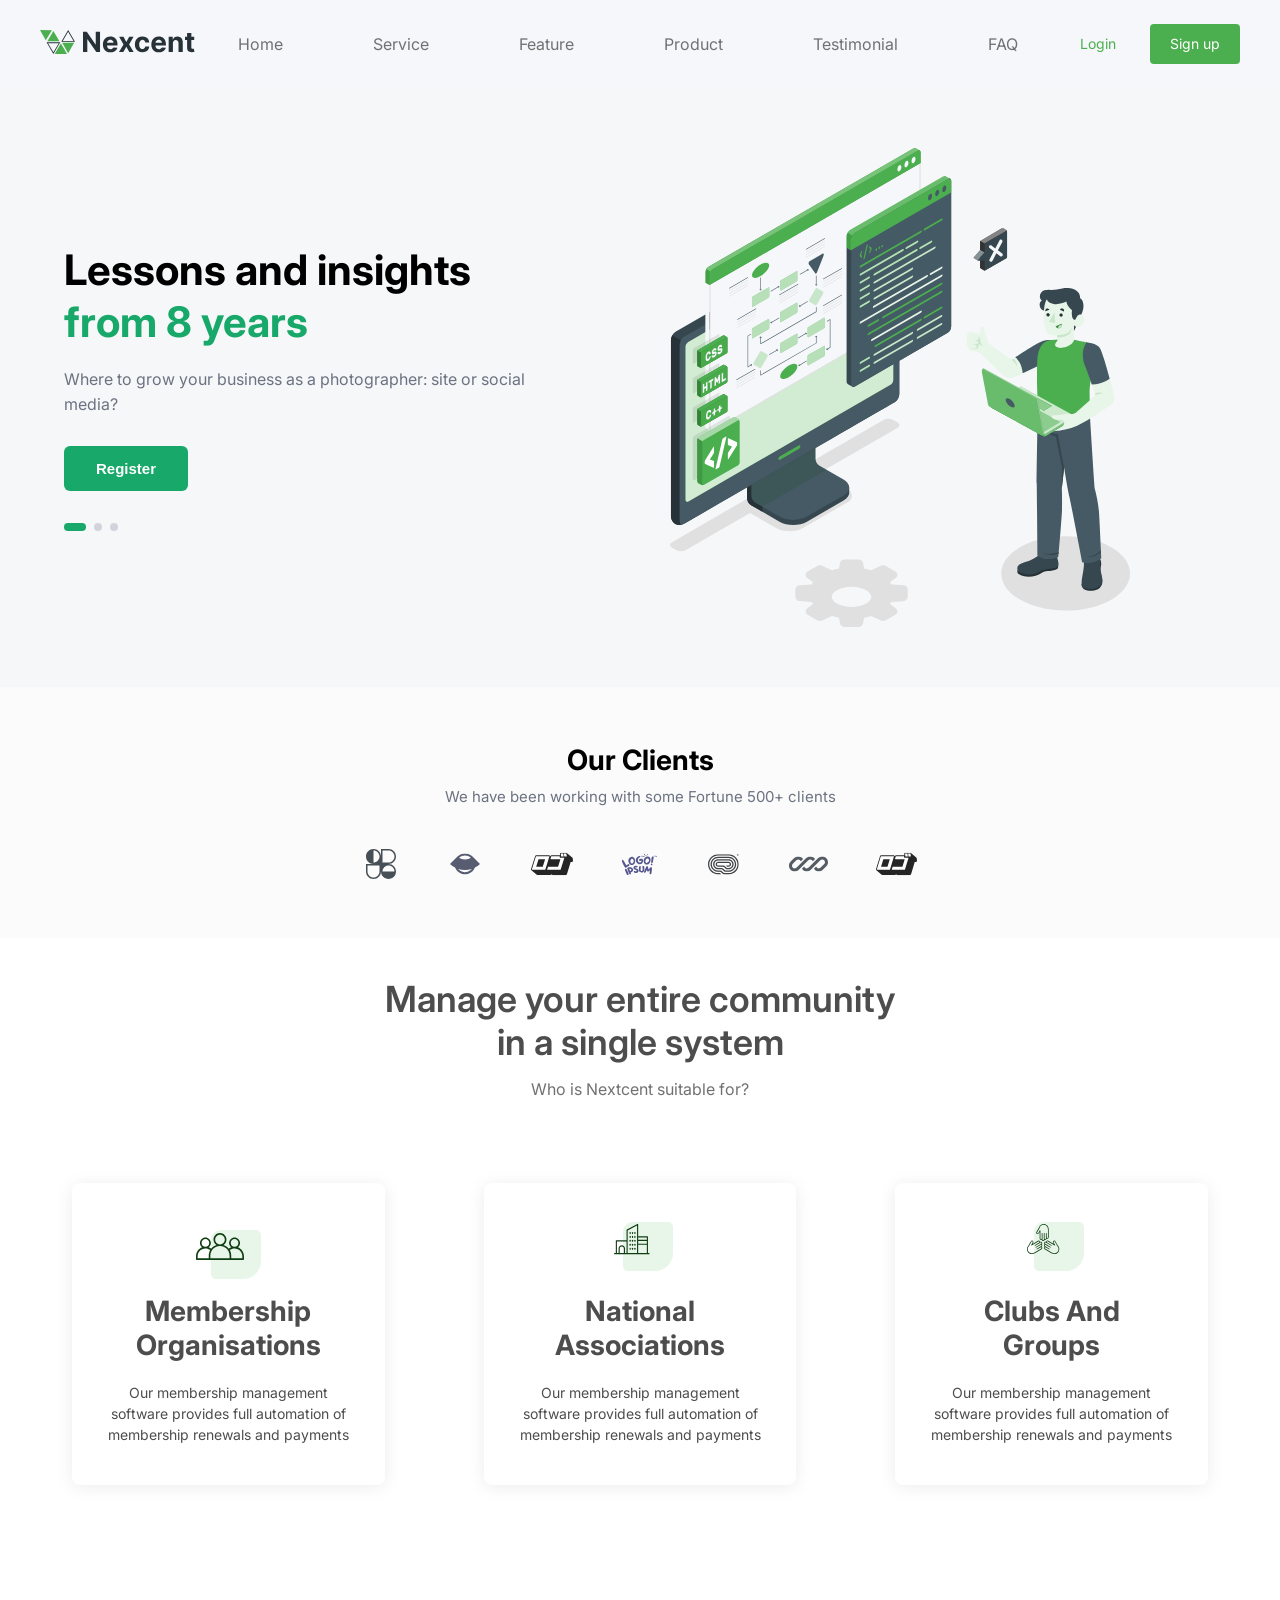
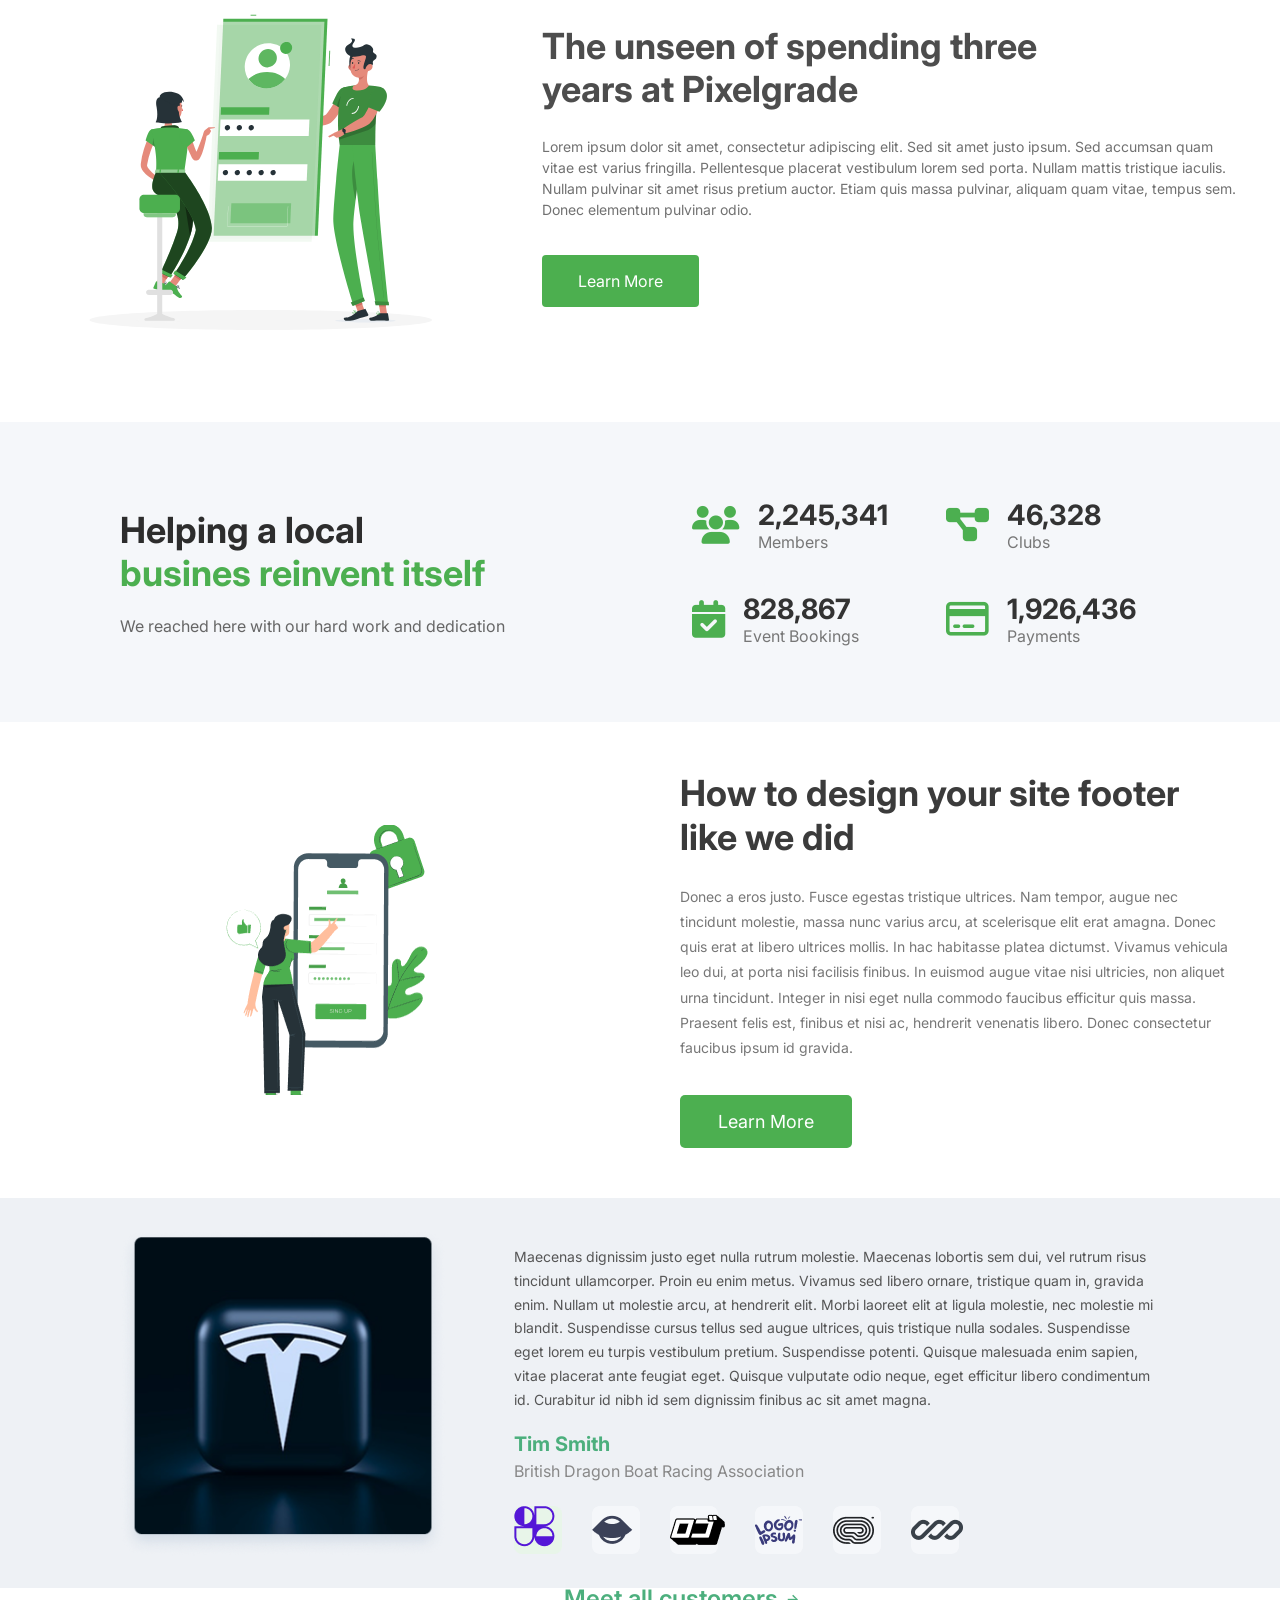
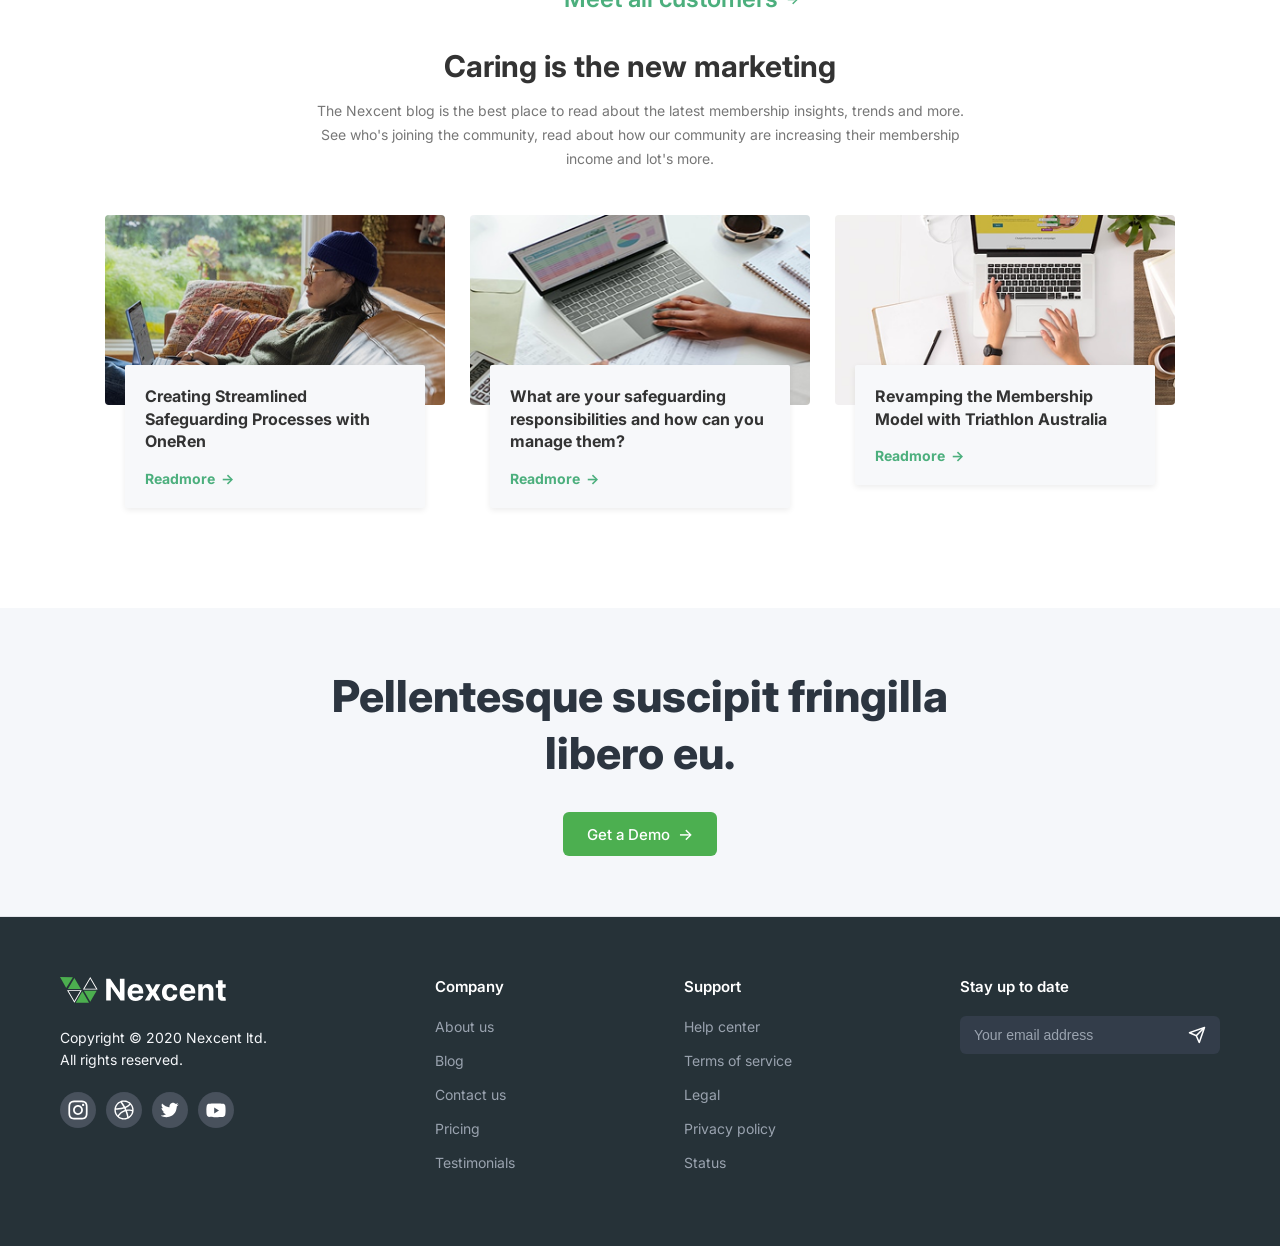
<file: index.html>
<!DOCTYPE html>
<html lang="es">
    <meta charset="UTF-8">
    <meta name="viewport" content="width=device-width, initial-scale=1.0">
    <title>Nexcent | Donde crece tu negocio</title>
    <link rel="stylesheet" href="styles.css">
    <link rel="stylesheet" href="https://cdnjs.cloudflare.com/ajax/libs/font-awesome/6.5.2/css/all.min.css">
</head>
<body>
    <div class="header-container">
        <div class="header">
            <div class="logo-header">
            <img src="images/logo.svg" alt="logo">
            </div>
            <nav class="menu">
            <ul>
                <li><a href="#">Home</a></li>
                <li><a href="#">Service</a></li>
                <li><a href="#">Feature</a></li>
                <li><a href="#">Product</a></li>
                <li><a href="#">Testimonial</a></li>
                <li><a href="#">FAQ</a></li>
            </ul>
            </nav>
            <div class="signin">
                <a href="#" class="btn-sign login">Login</a>
                <a href="#" class="btn-sign signup">Sign up</a>
            </div>
        </div> 
    </div>
    <section class="hero">
        <div class="hero-container">
            <div class="hero-text">
                <h1>
                    Lessons and insights
                    <span class="highlight">from 8 years</span> 
                </h1>
                <p class="hero-subtitle">
                    Where to grow your business as a photographer: site or social media?
                </p>
                <button class="btn-register">Register</button>
                <div class="hero-dots">
                    <span class="dot active"></span>
                    <span class="dot"></span>
                    <span class="dot"></span>
                </div>
            </div>
            <div class="hero-image">
                <img src="images/HEROPC.svg" alt="Ilustración de una computadora con código y una persona junto a ella">
            </div>
        </div>
    </section>
    <section class="clients">
        <div class="clients-container">
            <h2>Our Clients</h2>
            <p class="clients-subtitle">We have been working with some Fortune 500+ clients</p>
            <div class="clients-logos">
                <img src="images/Logo1.svg" alt="Logo de cliente 1" class="client-logo"> <!-- Logo 1 -->
                <img src="images/Logo2.svg" alt="Logo de cliente 2" class="client-logo"> <!-- Logo 2 -->
                <img src="images/Logo3.svg" alt="Logo de cliente 3" class="client-logo"> <!-- Logo 3 -->
                <img src="images/Logo4.svg" alt="Logo de cliente 4" class="client-logo"> <!-- Logo 4 -->
                <img src="images/Logo5.svg" alt="Logo de cliente 5" class="client-logo"> <!-- Logo 5 -->
                <img src="images/Logo6.svg" alt="Logo de cliente 6" class="client-logo"> <!-- Logo 6 -->
                <img src="images/Logo7.svg" alt="Logo de cliente 7" class="client-logo"> <!-- Logo 7 -->
            </div>
        </div>
    </section>
    <div class="community">
        <div class="community-title">
            <h1>Manage your entire community <br> in a single system</h1>
            <p>Who is Nextcent suitable for?</p>
        </div>
        <div class="community-cards">
            <div class="card-block">
                <div class="community-icon">
                    <img src="images/client1.svg" alt="client1">
                </div>
                <h2>Membership <br> Organisations</h2>
                <p>
                    Our membership management software provides full automation
                    of membership renewals and payments
                </p>
            </div>
            <div class="card-block">
                <div class="community-icon">
                    <img class="community-icon" src="images/client2.svg" alt="client2">
                </div>
                <h2>National <br> Associations</h2>
                <p>
                    Our membership management software provides full automation
                    of membership renewals and payments
                </p>
            </div>
            <div class="card-block">
                <div class="community-icon">
                    <img class="community-icon" src="images/client3.svg" alt="client3">
                </div>
                <h2>Clubs And <br> Groups</h2>
                <p>
                    Our membership management software provides full automation
                    of membership renewals and payments
                </p>
            </div>
        </div>
    </div>
     <div class="banner-container">
        <div class="banner-image">
            <img src="images/framebanner.svg" alt="framebanner">
        </div>
        <div class="banner-content">
            <h1>
                The unseen of spending three <br>
                years at Pixelgrade
            </h1>
            <p>
                Lorem ipsum dolor sit amet, consectetur adipiscing elit.
                Sed sit amet justo ipsum. Sed accumsan quam vitae est varius
                fringilla. Pellentesque placerat vestibulum lorem sed porta.
                Nullam mattis tristique iaculis. Nullam pulvinar sit amet
                risus pretium auctor. Etiam quis massa pulvinar, aliquam quam
                vitae, tempus sem. Donec elementum pulvinar odio.
            </p>
            <a href="#" class="btn btn-banner">Learn More</a>
        </div>
    </div>
    <section class ="contador-container">
        <div class="stats">
            <div class="left">
                <h1>Helping a local<br><span>busines reinvent itself</span>
                </h1>
                <p> We reached here with our hard work and dedication</p>
            </div>
            <div class="right">
                <div class="card">
                    <i class="fa-solid fa-users"></i>
                    <div>
                        <h2>2,245,341</h2>
                        <span>Members</span>
                    </div>
                </div>
                <div class="card">
                    <i class="fa-solid fa-diagram-project"></i>
                    <div>
                        <h2>46,328</h2>
                        <span>Clubs</span>
                    </div>
                </div>
                <div class="card">
                    <i class="fa-solid fa-calendar-check"></i>
                    <div>
                        <h2>828,867</h2>
                        <span>Event Bookings</span>
                    </div>
                </div>
                <div class="card">
                    <i class="fa-regular fa-credit-card"></i>  
                    <div>
                        <h2>1,926,436</h2>
                        <span>Payments</span>
                    </div>
                </div>
            </div>
        </div>
    </section>
    <section class="pie-container">
        <div class="pie-content">
            <div class="image">
                <img src="imagen.png" alt="Ilustración">
            </div>
            <div class="content">
                <h1>How to design your site footer like we did</h1>
                <p>Donec a eros justo. Fusce egestas tristique ultrices. Nam tempor, augue nec tincidunt
                    molestie, massa nunc varius arcu, at scelerisque elit erat amagna. Donec quis erat at
                    libero ultrices mollis. In hac habitasse platea dictumst. Vivamus vehicula leo dui, at porta
                    nisi facilisis finibus. In euismod augue vitae nisi ultricies, non aliquet urna tincidunt. Integer
                    in nisi eget nulla commodo faucibus efficitur quis massa. Praesent felis est, finibus et nisi
                    ac, hendrerit venenatis libero. Donec consectetur faucibus ipsum id gravida.
                </p>
                <a href="#" class="btn btn-pie">Learn More</a>
            </div>
        </div>
    </section>
    <section class="client-section">
        <div class="client-card">
            <div class="client-image">
                <img src="imagen/image 9.png" alt="Tesla">
            </div>
            <div class="client-content">
                <p class="description">
                Maecenas dignissim justo eget nulla rutrum molestie. Maecenas lobortis sem dui,
                vel rutrum risus tincidunt ullamcorper. Proin eu enim metus. Vivamus sed libero
                ornare, tristique quam in, gravida enim. Nullam ut molestie arcu, at hendrerit elit.
                Morbi laoreet elit at ligula molestie, nec molestie mi blandit. Suspendisse cursus
                tellus sed augue ultrices, quis tristique nulla sodales. Suspendisse eget lorem eu
                turpis vestibulum pretium. Suspendisse potenti. Quisque malesuada enim sapien,
                vitae placerat ante feugiat eget. Quisque vulputate odio neque, eget efficitur
                libero condimentum id. Curabitur id nibh id sem dignissim finibus ac sit amet magna.
                </p>
                <p class="name">Tim Smith</p>
                <p class="role">British Dragon Boat Racing Association</p>
            <div class="logos-strip-container">
                <a href="#" class="logo-strip">
                <div class="logo-strip"> <img src="imagen/Logo.png" alt=""> </div>
                <div class="logo-strip"> <img src="imagen/Logo (1).png" alt=""> </div>
                <div class="logo-strip"> <img src="imagen/Logo (2).png" alt=""> </div>
                <div class="logo-strip"> <img src="imagen/Logo (3).png" alt=""> </div>
                <div class="logo-strip"> <img src="imagen/Logo (4).png" alt=""> </div>
                <div class="logo-strip"> <img src="imagen/Logo (5).png" alt=""> </div>        
                <div class="meet-customers">Meet all customers <span class="arrow">→</span></div>
                </a>
            </div>
            </div>
        </div>
    </section>
    <section class="blog-section">
        <h2 class="blog-title">Caring is the new marketing</h2>
        <p class="blog-subtitle">
        The Nexcent blog is the best place to read about the latest membership insights,
        trends and more. See who's joining the community, read about how our community
        are increasing their membership income and lot's more.
        </p>
        <div class="blog-cards">
        <article class="blog-card">
            <img src="imagen/image 18.png" alt="Creating Streamlined Safeguarding Processes with OneRen">
            <div class="blog-card-text">
            <h3>Creating Streamlined Safeguarding Processes with OneRen</h3>
            <a href="#" class="readmore">Readmore <span class="arrow">&#8594;</span></a>
            </div>
        </article>
        <article class="blog-card">
            <img src="imagen/image 19.png" alt="What are your safeguarding responsibilities and how can you manage them?">
            <div class="blog-card-text">
            <h3>What are your safeguarding responsibilities and how can you manage them?</h3>
            <a href="#" class="readmore">Readmore <span class="arrow">&#8594;</span></a>
            </div>
        </article>
        <article class="blog-card">
            <img src="imagen/image 20.png" alt="Revamping the Membership Model with Triathlon Australia">
            <div class="blog-card-text">
            <h3>Revamping the Membership Model with Triathlon Australia</h3>
            <a href="#" class="readmore">Readmore <span class="arrow">&#8594;</span></a>
            </div>
        </article>
        </div>
    </section>
    <div class="hero-cta">
        <h1>Pellentesque suscipit fringilla libero eu.</h1>
        <a href="https://www.google.com" target="_blank" class="btn-demo">
        Get a Demo <span class="arrow">→</span>
        </a>
    </div>
    <footer class="footer">
        <div class="footer-content">
            <div class="logo">
                <img src="images/logo nexcent.svg" alt="Logo">
            <h6>Copyright © 2020 Nexcent ltd. <br> All rights reserved.</h6>
            <label class="social-media">
                <a href="https://www.instagram.com" target="_blank"><img src="images/instagram.svg" alt="instagram"></a>
                <a href="https://www.dribbble.com" target="_blank"><img src="images/dribbble icon.svg" alt="dribbble"></a>
                <a href="https://www.twitter.com" target="_blank"><img src="images/twitter.svg" alt="twitter"></a>
                <a href="https://www.youtube.com/@eightdev" target="_blank"><img src="images/youtube.svg" alt="youtube"></a>
            </label>
            </div>
            <div class="footer-links">
                <h4>Company</h4>
                <ul>
                    <li><a href="#">About us</a></li>
                    <li><a href="#">Blog</a></li>
                    <li><a href="#">Contact us</a></li>
                    <li><a href="#">Pricing</a></li>
                    <li><a href="#">Testimonials</a></li>
                </ul>
            </div>
            <div class="footer-links">
                <h4>Support</h4>
                <ul>
                    <li><a href="#">Help center</a></li>
                    <li><a href="#">Terms of service</a></li>
                    <li><a href="#">Legal</a></li>
                    <li><a href="#">Privacy policy</a></li>
                    <li><a href="#">Status</a></li>
                </ul>
            </div>
            <div class="footer-email">
                <h4>Stay up to date</h4>
                <form action="#">
                    <input type="email" placeholder="Your email address">
                    <button type="submit"><img src="images/send.svg" alt="Subscribe"></button>
                </form>
            </div>
        </div>
    </footer>       
</body>
</html>
</file>
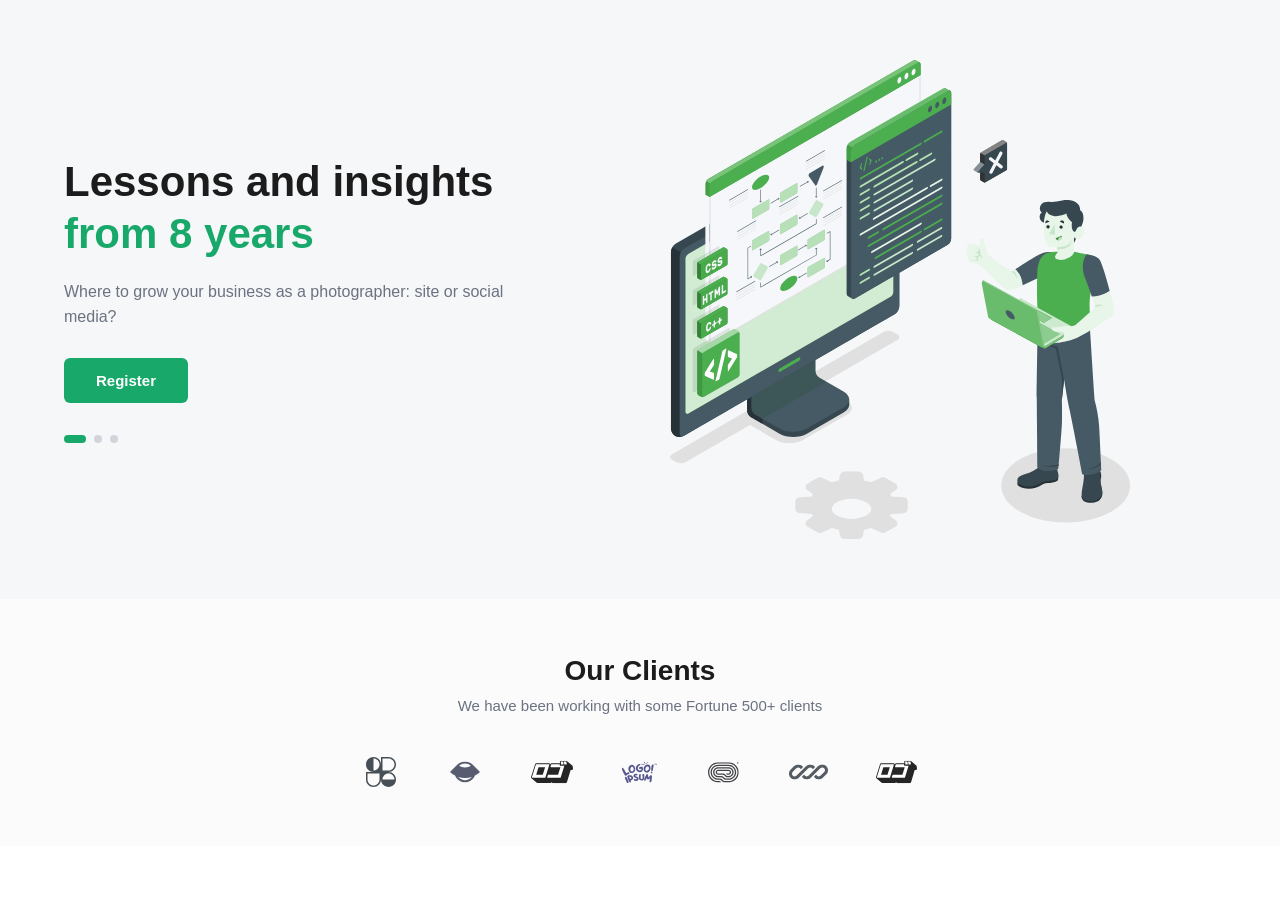
<file: indexserch.html>
<!DOCTYPE html> <!-- Declara que este documento usa HTML5 -->
<html lang="es"> <!-- Etiqueta raíz; lang="es" indica que el contenido está en español -->

<head> <!-- Zona de metadatos: no se muestra en pantalla, configura el documento -->

    <meta charset="UTF-8"> <!-- Define la codificación de caracteres como UTF-8 para que acentos y símbolos se vean bien -->

    <meta name="viewport" content="width=device-width, initial-scale=1.0"> <!-- Hace la página responsive y fija el zoom inicial -->

    <title>Nexcent | Lecciones e insights</title> <!-- Texto que aparece en la pestaña del navegador -->

    <link rel="stylesheet" href="styleserch.css"> <!-- Conecta este HTML con el archivo de estilos styleserch.css -->
</head>

<body> <!-- Contenido visible de la página -->

    <section class="hero"> <!-- Sección principal (hero): franja superior con el mensaje destacado -->

        <div class="hero-container"> <!-- Contenedor que centra y limita el ancho del contenido del hero -->

            <div class="hero-text"> <!-- Columna izquierda: título, párrafo y botón -->

                <h1>
                    Lessons and insights <!-- Primera línea del título, en color oscuro (por defecto) -->
                    <span class="highlight">from 8 years</span> <!-- Segunda línea, resaltada en verde con la clase .highlight -->
                </h1>

                <p class="hero-subtitle">
                    Where to grow your business as a photographer: site or social media? <!-- Texto de apoyo debajo del título -->
                </p>

                <button class="btn-register">Register</button> <!-- Botón de llamada a la acción (call to action) en verde -->

                <div class="hero-dots"> <!-- Indicadores tipo carrusel (puntos) debajo del texto -->
                    <span class="dot active"></span> <!-- Punto activo (más oscuro/relleno) -->
                    <span class="dot"></span> <!-- Punto inactivo -->
                    <span class="dot"></span> <!-- Otro punto inactivo -->
                </div>
            </div>

            <div class="hero-image"> <!-- Columna derecha: ilustración -->
                <img src="img/HEROPC.svg" alt="Ilustración de una computadora con código y una persona junto a ella"> <!-- SVG en la carpeta img; alt describe la imagen para accesibilidad -->
            </div>
        </div>
    </section>

    <section class="clients"> <!-- Segunda sección: muestra los clientes de la empresa -->

        <div class="clients-container"> <!-- Contenedor centrado para el contenido de clientes -->

            <h2>Our Clients</h2> <!-- Título de la sección -->

            <p class="clients-subtitle">We have been working with some Fortune 500+ clients</p> <!-- Subtítulo descriptivo -->

            <div class="clients-logos"> <!-- Fila donde se alinean todos los logos -->

                <img src="img/Logo1.svg" alt="Logo de cliente 1" class="client-logo"> <!-- Logo 1 -->
                <img src="img/Logo2.svg" alt="Logo de cliente 2" class="client-logo"> <!-- Logo 2 -->
                <img src="img/Logo3.svg" alt="Logo de cliente 3" class="client-logo"> <!-- Logo 3 -->
                <img src="img/Logo4.svg" alt="Logo de cliente 4" class="client-logo"> <!-- Logo 4 -->
                <img src="img/Logo5.svg" alt="Logo de cliente 5" class="client-logo"> <!-- Logo 5 -->
                <img src="img/Logo6.svg" alt="Logo de cliente 6" class="client-logo"> <!-- Logo 6 -->
                <img src="img/Logo7.svg" alt="Logo de cliente 7" class="client-logo"> <!-- Logo 7 -->
            </div>
        </div>
    </section>

</body>
</html>
</file>
<file: styles.css>
@import url('https://fonts.googleapis.com/css2?family=Inter:ital,opsz,wght@0,14..32,100..900;1,14..32,100..900&display=swap');
* {
  margin: 0; 
  padding: 0;
  box-sizing: border-box;
}

body {
  font-family: "Inter", sans-serif;
}

/*Header */
.header-container {
  background-color: #F5F7FA;
  position: sticky;
  top: 0;
  z-index: 1
}

.header {
  display: flex;
  justify-content: space-between;
  margin: 0 auto;
  max-width: 1200px;
  padding-top: 22px;
  padding-bottom: 22px;
  align-items: center;
  
}

.menu ul {
  display: flex;
  list-style: none;
  justify-content: center;
  gap: 50px;
}

.menu ul a {
  text-decoration: none;
  color: #717171;
  font-size: 16px;
  line-height: 1.5;
  display: block;
  padding: 10px 20px;
  transition: all 0.5s ease;
}

.menu ul a:hover {
  border-radius: 6px;
  color: #fff;
  background: #4CAF4F;
}

.btn-sign {
  padding: 10px 20px;
  font-size: 14px;
  line-height: 1.43;
  text-decoration: none;
  border-radius: 4px;
  display: block;
  transition: all 0.5s ease;
}

.btn-sign:hover {
  transform: scale(1.1);
}

.signin {
  display: flex;
  gap: 14px;
}

.login {
  color: #4CAF4F;
}

.login:hover {
  text-decoration: underline;
}

.signup {
  background: #4CAF4F;
  color: #fff;
}

/*Footer */
footer {
  background-color:#263238;
  padding: 60px;
}

.footer-content {
  display: flex;
  flex-direction: row;
  justify-content: space-between;
  gap: 40px;
  max-width: 1200px;
  margin: 0 auto;
}

/* logo, copyright, y redes sociales */
.logo {
 max-width: 260px;
}

.logo img {
  height: 26px;
  margin-bottom: 20px;
}

.logo h6 {
  color: #F5F7FA;
  font-size: 14px;
  font-weight: 400;
  line-height: 1.6;
  margin-bottom: 20px;
}

.social-media {
  display: flex;
  gap: 10px;
}

.social-media a{
  width: 36px;
  height: 36px;
  border-radius: 50%;
  background-color: #333d4a;
  display: flex;
  align-items: flex-start;
  justify-content: flex-start;
  text-decoration: none;
  transition: background-color 0.3s;
}

.social-media a img {
    display: block;
    width: 100%;
    height: 100%;
    object-fit: contain;
}

.social-media a:hover {
  background-color: #454f5e;
}

/* Columnas Company y Support */
.footer-links h4 {
    font-size: 15px;
    font-weight: 600;
    color: #ffffff;
    margin-bottom: 20px;
}

.footer-links ul {
    list-style: none;
}

.footer-links ul li {
    margin-bottom: 14px;
}

.footer-links ul li a {
    color: #9aa3af;
    text-decoration: none;
    font-size: 14px;
    transition: color 0.2s ease;
}

.footer-links ul li a:hover {
    color: #ffffff;
}

/* Newsletter */
.footer-email h4 {
    font-size: 15px;
    font-weight: 600;
    color: #ffffff;
    margin-bottom: 20px;
}

.footer-email form {
    display: flex;
    align-items: center;
    background-color: #333d4a;
    border-radius: 6px;
    padding: 10px 14px;
    width: 260px;
}

.footer-email input {
    background: transparent;
    border: none;
    outline: none;
    color: #ffffff;
    font-size: 14px;
    flex: 1;
}

.footer-email input::placeholder {
    color: #9aa3af;
}

.footer-email button {
    background: transparent;
    border: none;
    cursor: pointer;
    display: flex;
    align-items: center;
    justify-content: center;
    
}
.footer-email button:hover {
    opacity: 0.8;

}

.footer-email img {
    width: 18px;
    height: 18px;
}

/* Responsivo */
@media (max-width: 700px) {
    .footer-content {
        flex-direction: column;
    }
    .footer-email form {
        width: 100%;
    }
}

/*Tarjeta de cliente */
.client-section {
  background: #eef1f5;
  display: flex;
  justify-content: center;
}

.client-card {
  display: flex;
  max-width: 1440px;
  height: 390px;    
  gap: 68px;
  padding: 32px 120px 32px 120px;
}

.client-image img {
  width: 326px;
  height: 326px;
  object-fit: cover;
  border-radius: 6px;
  display: block;
}

.client-content {
  flex: 1;
  display: flex;
  flex-direction: column;
  justify-content: flex-start;
  padding-top: 15px;
}

.client-content .description {
  font-size: 14px;
  line-height: 1.7;
  margin: 0 0 20px 0;
  color: #555;
}

.client-content .name {
  font-size: 20px;
  font-weight: bold;
  color: #4caf7d;
  margin: 0 0 5px 0;
}

.client-content .role {
  font-size: 16px;
  color: #888;
  margin: 0 0 25px 0;
}

.logo-strip {
  display: flex;
  align-items: center;
  gap: 30px;
  flex-wrap: wrap;
  text-decoration: none;
}

.meet-customers{
  display: flex;
  align-items: center;
  gap: 8px;
  margin-left: 50px;
  color: #4caf7d;
  font-weight: 600;
  font-size: 24px;
  white-space: nowrap;
  transition: transform 0.5s ease, color 0.5s ease;
}

@media (max-width: 700px) {

  .client-card {
    flex-direction: column;
  }
  .client-image img {
    width: 100%;
    height: auto;
  }
  .blog-cards {
    flex-direction: column;
    align-items: center;
  }
}

/* SECCIÓN 2: Blog                */
.blog-section {
  background: #ffffff;
  padding: 60px 40px 100px;
  text-align: center;
}

.blog-title {
  font-size: 30px;
  font-weight: bold;
  color: #333;
  margin: 0 0 15px 0;
}

.blog-subtitle {
  max-width: 650px;
  margin: 0 auto 45px auto;
  font-size: 14px;
  line-height: 1.7;
  color: #777;
}

.blog-cards {
  display: flex;
  justify-content: center;
  gap: 25px;
  max-width: 1100px;
  margin: 0 auto;
  flex-wrap: wrap;
}

.blog-card {
  flex: 1 1 320px;
  max-width: 340px;
  text-align: left;
  position: relative;
}

.blog-card img {
  width: 100%;
  height: 190px;
  object-fit: cover;
  border-radius: 4px;
  display: block;
}

.blog-card-text {
  background: #f7f8fa;
  padding: 20px;
  margin: -40px 20px 0 20px;
  position: relative;
  box-shadow: 0 2px 6px rgba(0, 0, 0, 0.08);
  border-radius: 2px;
}

.blog-card-text h3 {
  font-size: 16px;
  color: #333;
  margin: 0 0 15px 0;
  line-height: 1.4;
}

.readmore {
  display: inline-flex;
  align-items: center;
  gap: 6px;
  text-decoration: none;
  color: #4caf7d;
  font-weight: bold;
  font-size: 14px;
}

.arrow {
  font-size: 14px;
}

@media (max-width: 700px) {
    .footer-content {
        flex-direction: column;
    }
    .footer-email form {
        width: 100%;
    }
}

/*Contador */

.contador-container {
    background-color: #F5F7FA;
}
.stats{
    max-width: 1200px;
    min-height: 300px;
    margin: 0 auto;
    display: flex;
    justify-content: space-between;
    align-items: center;
    padding: 60px 80px;
}

.left{
    width: 45%;
}

.left h1{
    font-size: 36px;
    color: #2d2d2d;
    line-height: 1.2;
    margin-bottom: 20px;
}

.left span{
    color: #4caf50;
}

.left p{
    color: #666;
    font-size: 16px;
}

.right{
    width: 45%;
    display: grid;

grid-template-columns:repeat(2,1fr);
    gap: 40px;
}

.card{
    display: flex;
    align-items: center;
    gap: 18px;
}

.card i{
    font-size: 38px;
    color: #4caf50;
}

.card h2{
    font-size: 28px;
    color: #333;
}

.card span{
    color: #777;
    font-size: 16px;
}

@media(max-width:768px) {
    .stats{
        flex-direction: column;
        text-align: center;
        padding: 40px 20px;
    }
    .left,
    .right{
        width: 100;
    }
    .right{
        margin-top: 40px;
        grid-template-columns: 1fr;
    }
    .left h1{
        font-size: 34px;
    }
    .card{
        justify-content: center;
    }
}

/*Hero */
.hero {
    background-color: #f6f7f9; 
    padding-top: 60px; 
    padding-bottom: 60px;
}

.hero-container {
    max-width: 1200px;
    margin: 0 auto;
    display: flex;
    align-items: center;
    justify-content: space-between;
    gap: 40px;
    padding-left: 24px;
    padding-right: 24px;
    flex-wrap: wrap;
}

.hero-text {
    flex: 1 1 420px;
    max-width: 480px;
}

.hero-text h1 {
    font-size: 42px;
    line-height: 1.25;
    font-weight: 700;
    margin-bottom: 18px;
}

.hero-text h1 .highlight {
    color: #17a86a;
    display: block;
}

.hero-subtitle {
    font-size: 16px;
    color: #6b7280;
    line-height: 1.6;
    margin-bottom: 28px;
}

.btn-register {
    background-color: #17a86a;
    color: #ffffff;
    border: none;
    padding: 14px 32px;
    font-size: 15px;
    font-weight: 600;
    border-radius: 6px;
    cursor: pointer;
    transition: background-color 0.3s ease;
}

.btn-register:hover {
    background-color: #128a56;
}

.hero-dots {
    display: flex;
    gap: 8px;
    margin-top: 32px;
}

.dot {
    width: 8px;
    height: 8px;
    border-radius: 50%;
    background-color: #d1d5db;
    display: inline-block;
}

.dot.active {
    background-color: #17a86a;
    width: 22px;
    border-radius: 4px;
}

.hero-image {
    flex: 1 1 420px;
    display: flex;
    justify-content: center;
}

.hero-image img {
    width: 100%;
    max-width: 460px;
    height: auto;
}

/* Hero cta */
 .hero-cta {
    background-color: #f5f7fa;
    border-bottom: 1px solid #e2e5ea;
    padding: 60px 20px;
    text-align: center;
  }

  .hero-cta h1 {
    font-size: 44px;
    font-weight: 800;
    color: #2c3540;
    line-height: 1.3;
    max-width: 700px;
    margin: 0 auto 30px auto;
  }

  .btn-demo {
    display: inline-flex;
    align-items: center;
    gap: 8px;
    background-color: #4caf50;
    color: white;
    text-decoration: none;
    font-size: 15px;
    font-weight: 500;
    padding: 12px 24px;
    border-radius: 6px;
    border: none;
    cursor: pointer;
    transition: background-color 0.2s ease;
  }

  .btn-demo:hover {
    background-color: #429a46;
  }

  .btn-demo .arrow {
    font-size: 16px;
  }

  @media (max-width: 600px) {
    .hero h1 {
      font-size: 30px;
    }
  }


/*Clientes*/
.clients {
    background-color: #fbfbfc;
    padding-top: 56px;
    padding-bottom: 56px;
    text-align: center;
}

.clients-container {
    max-width: 1200px;
    margin: 0 auto;
    padding-left: 24px;
    padding-right: 24px;
}

.clients h2 {
    font-size: 28px;
    font-weight: 700;
    margin-bottom: 10px;
}

.clients-subtitle {
    font-size: 15px;
    color: #6b7280;
    margin-bottom: 40px;
}

.clients-logos {
    display: flex;
    align-items: center;
    justify-content: center;
    flex-wrap: wrap;
    gap: 48px;
}

.client-logo {
    height: 36px;
    width: auto;
    opacity: 0.85;
    transition: opacity 0.3s ease, transform 0.3s ease;
}

.client-logo:hover {
    opacity: 1;
    transform: scale(1.08);
}

/* ===================================================
   RESPONSIVE: pantallas pequeñas (celulares) no lo pidió el profe pero se investigó
   =================================================== */

@media (max-width: 768px) { 

    .hero-container {
        flex-direction: column;
        text-align: center;
    }

    .hero-dots {
        justify-content: center;
    }

    .hero-text {
        max-width: 100%; 
    }

    .hero-text h1 {
        font-size: 32px;
    }

    .clients-logos {
        gap: 28px;
    }
}

/*Banner */
.banner-container {
    max-width: 1200px;
    margin: auto;
    display: flex;
    align-items: center;
    justify-content: space-between;
    gap: 60px;
    padding-bottom: 40px;
} 

.banner-image {
    flex: 1;
    display: flex;
    justify-content: center;
    max-width: 442px;
    max-height: 433px;
}

.banner-image img {
    width: 100%;
}

.banner-content {
    flex: 1;
}

.banner-content h1 {
    font-size: 36px;
    color: #4D4D4D;
    line-height: 1.2;
    margin-bottom: 25px;
    font-weight: 700;
}

.banner-content p {
    color: #717171;
    line-height: 1.5;
    font-size: 14px;
    margin-bottom: 35px;
}

.btn-banner {
    display: inline-block;
    background: #4CAF4F;
    color: white;
    text-decoration: none;
    padding: 16px 36px;
    border-radius: 4px;
    font-size: 16px;
    transition: 0.3s;
}

.btn-banner:hover {
    background: #3f9d44;
}

/*Como crear pie de pagina*/
.pie-container{
    width:100%;
    display:flex;
    align-items:center;
    justify-content:center;
    padding:50px
}

.pie-content {
    display:flex;
    align-items:center;
    justify-content:space-between;
    gap:80px;
    max-width:1200px;
    width:100%;
}

.image{
    flex: 1;
    display: flex;
    justify-content: center;
}

.image img{
    max-width: 450px;
    max-height: 440px;
}

.content{
    flex: 1;
}

.content h1{
    font-size:36px;
    color:#3b3b3b;
    line-height:1.2;
    margin-bottom:25px;
    font-weight:700;
}

.content p{
    font-size:14px;
    color:#777;
    line-height:1.8;
    margin-bottom:35px;
}

.btn-pie{
    display:inline-block;
    background:#4CAF50;
    color:#fff;
    text-decoration:none;
    padding:16px 38px;
    border-radius:5px;
    font-size:18px;
    transition:.3s;
}

.btn-pie:hover{
    background:#43a047;
}

/* community banner */

.community{
    max-width: 1200px;
    margin: 40px auto;
}

.community-title{
    text-align: center;
    margin-bottom: 60px;
}

.community-title h1{
    font-size: 36px;
    font-weight: 600;
    line-height: 1.2;
    color: #4d4d4d;
}

.community-title p{
    margin-top: 15px;
    color: #717171;
    font-size: 16px;
    font-weight: 400;
}

.community-cards{
    display: flex;
    justify-content: space-between;
    gap: 35px;
    flex-wrap: wrap;
}

.community-icon{
    width: 65px;
    height: 56px;
    margin:0 auto 16px;
    display: flex;
    align-items: center;
    justify-content: center;
}

.card-block{
    flex:1;
    min-width: 300px;
    min-width: 280px;
    background: #FFFFFF;
    border-radius: 8px;
    padding: 40px 30px;
    margin: 24px 32px;
    text-align: center;
    box-shadow:0 2px 18px rgba(0,0,0,.08);
}

.card-block h2{
    font-size: 28px;
    font-weight: 700;
    line-height: 1.2;
    margin-bottom: 20px;
    color: #4d4d4d;
}

.card-block p{
    font-size: 14px;
    font-weight: 400;
    line-height: 1.5;
    color: #4d4d4d;
}
</file>
<file: styleserch.css>
/* ===================================================
   RESET GENERAL
   =================================================== */

* { /* El selector * aplica a TODOS los elementos de la página */
    margin: 0; /* Quita el margen por defecto que el navegador pone a cada elemento */
    padding: 0; /* Quita el relleno interno por defecto */
    box-sizing: border-box; /* El padding y el border se cuentan DENTRO del ancho/alto declarado, no se suman aparte */
}

body {
    font-family: 'Segoe UI', Arial, sans-serif; /* Tipografía general; si no existe usa Arial y luego cualquier sans-serif */
    color: #1c1c1c; /* Color de texto por defecto: gris casi negro, más suave que el negro puro */
    background-color: #ffffff; /* Fondo blanco general de la página */
}


/* ===================================================
   SECCIÓN HERO (bloque principal superior)
   =================================================== */

.hero {
    background-color: #f6f7f9; /* Gris muy claro para diferenciar el hero del resto de la página */
    padding-top: 60px; /* Espacio arriba del contenido del hero */
    padding-bottom: 60px; /* Espacio abajo del contenido del hero */
}

.hero-container {
    max-width: 1200px; /* Ancho máximo del contenido para que no se estire en pantallas grandes */
    margin: 0 auto; /* Centra el contenedor horizontalmente (margen automático izquierda/derecha) */
    display: flex; /* Activa Flexbox para poner los hijos en fila */
    align-items: center; /* Centra verticalmente el texto y la imagen entre sí */
    justify-content: space-between; /* Separa el bloque de texto y el de imagen a los extremos */
    gap: 40px; /* Espacio entre la columna de texto y la columna de imagen */
    padding-left: 24px; /* Respiro interno a la izquierda en pantallas pequeñas */
    padding-right: 24px; /* Respiro interno a la derecha en pantallas pequeñas */
    flex-wrap: wrap; /* Permite que las columnas bajen una debajo de otra si no caben (responsive) */
}

.hero-text {
    flex: 1 1 420px; /* Puede crecer (1), encogerse (1) y su tamaño base es 420px */
    max-width: 480px; /* Evita que el texto se estire demasiado en pantallas anchas */
}

.hero-text h1 {
    font-size: 42px; /* Tamaño grande para el título principal */
    line-height: 1.25; /* Espacio entre líneas del título, para que no se vea apretado */
    font-weight: 700; /* Grosor de letra en negrita */
    margin-bottom: 18px; /* Espacio debajo del título antes del subtítulo */
}

.hero-text h1 .highlight {
    color: #17a86a; /* Verde para resaltar la segunda línea del título ("from 8 years") */
    display: block; /* Fuerza que el span ocupe su propia línea, como un salto de línea */
}

.hero-subtitle {
    font-size: 16px; /* Tamaño de texto legible para el subtítulo */
    color: #6b7280; /* Gris medio, más suave que el título, típico para texto secundario */
    line-height: 1.6; /* Espacio entre líneas para facilitar la lectura */
    margin-bottom: 28px; /* Espacio debajo del subtítulo antes del botón */
}

.btn-register {
    background-color: #17a86a; /* Verde principal de marca, igual que el resaltado del título */
    color: #ffffff; /* Texto blanco para que contraste con el fondo verde */
    border: none; /* Sin borde, para un look plano y moderno */
    padding: 14px 32px; /* Espacio interno: 14px arriba/abajo, 32px izquierda/derecha */
    font-size: 15px; /* Tamaño de letra del botón */
    font-weight: 600; /* Semi-negrita para que destaque */
    border-radius: 6px; /* Esquinas ligeramente redondeadas */
    cursor: pointer; /* Cambia el cursor a "manita" al pasar por encima, indicando que es clicable */
    transition: background-color 0.3s ease; /* Anima el cambio de color de fondo en 0.3s (ej. al hacer hover) */
}

.btn-register:hover {
    background-color: #128a56; /* Verde un poco más oscuro al pasar el mouse, da retroalimentación visual */
}

.hero-dots {
    display: flex; /* Pone los puntos en fila */
    gap: 8px; /* Espacio entre cada punto */
    margin-top: 32px; /* Separación respecto al botón de arriba */
}

.dot {
    width: 8px; /* Ancho del punto */
    height: 8px; /* Alto del punto (igual al ancho = círculo) */
    border-radius: 50%; /* Vuelve el cuadrado en un círculo perfecto */
    background-color: #d1d5db; /* Gris claro para los puntos inactivos */
    display: inline-block; /* Permite darle ancho/alto aunque sea un span */
}

.dot.active {
    background-color: #17a86a; /* El punto activo se pinta del verde de marca para distinguirlo */
    width: 22px; /* Se alarga (deja de ser círculo) para simular una barrita, como en el mockup */
    border-radius: 4px; /* Esquinas redondeadas suaves en vez de círculo, ya que ahora es rectangular */
}

.hero-image {
    flex: 1 1 420px; /* Igual que .hero-text: puede crecer/encogerse con base de 420px */
    display: flex; /* Flexbox para poder centrar la imagen dentro */
    justify-content: center; /* Centra la imagen horizontalmente dentro de su columna */
}

.hero-image img {
    width: 100%; /* La imagen ocupa todo el ancho disponible de su contenedor */
    max-width: 460px; /* Pero nunca crece más de 460px, para que no se vea gigante en pantallas anchas */
    height: auto; /* Mantiene la proporción original del SVG al cambiar el ancho */
}


/* ===================================================
   SECCIÓN CLIENTES :)
   =================================================== */

.clients {
    background-color: #fbfbfc; /* Gris casi blanco, apenas distinto del blanco puro, para separar la sección */
    padding-top: 56px; /* Espacio arriba del contenido */
    padding-bottom: 56px; /* Espacio abajo del contenido */
    text-align: center; /* Centra todo el texto de esta sección (título, subtítulo) */
}

.clients-container {
    max-width: 1000px; /* Ancho máximo del contenido de esta sección */
    margin: 0 auto; /* Centra el bloque horizontalmente */
    padding-left: 24px; /* Respiro lateral en pantallas pequeñas */
    padding-right: 24px; /* Respiro lateral en pantallas pequeñas */
}

.clients h2 {
    font-size: 28px; /* Tamaño del título "Our Clients" */
    font-weight: 700; /* Negrita para destacar el título */
    margin-bottom: 10px; /* Espacio entre el título y el subtítulo */
}

.clients-subtitle {
    font-size: 15px; /* Tamaño de letra del texto descriptivo */
    color: #6b7280; /* Gris medio, igual que el subtítulo del hero, para mantener consistencia */
    margin-bottom: 40px; /* Espacio antes de la fila de logos */
}

.clients-logos {
    display: flex; /* Flexbox para alinear los logos en una fila */
    align-items: center; /* Centra los logos verticalmente entre sí, aunque tengan alturas distintas */
    justify-content: center; /* Centra todo el grupo de logos horizontalmente */
    flex-wrap: wrap; /* Si no caben en una sola línea, pasan a la siguiente (responsive) */
    gap: 48px; /* Espacio entre cada logo */
}

.client-logo {
    height: 36px; /* Altura fija para que todos los logos se vean del mismo tamaño visual */
    width: auto; /* El ancho se ajusta automáticamente para mantener la proporción del SVG */
    opacity: 0.85; /* Ligera transparencia para un look sutil, como "marca de agua" */
    transition: opacity 0.3s ease, transform 0.3s ease; /* Anima opacidad y tamaño al hacer hover, en 0.3s */
}

.client-logo:hover {
    opacity: 1; /* Al pasar el mouse, el logo se ve completamente opaco (resalta) */
    transform: scale(1.08); /* Y crece ligeramente (8%) para dar sensación interactiva */
}


/* ===================================================
   RESPONSIVE: pantallas pequeñas (celulares) no lo pidió el profe pero se investigó
   =================================================== */

@media (max-width: 768px) { /* Estilos que solo aplican cuando el ancho de pantalla es 768px o menos */

    .hero-container {
        flex-direction: column; /* Apila texto e imagen en columna en vez de en fila */
        text-align: center; /* Centra el texto ya que ahora está solo, arriba de la imagen */
    }

    .hero-dots {
        justify-content: center; /* Centra los puntos del carrusel cuando todo está en columna */
    }

    .hero-text {
        max-width: 100%; /* Deja que el texto use todo el ancho disponible en pantallas chicas */
    }

    .hero-text h1 {
        font-size: 32px; /* Reduce el tamaño del título para que quepa mejor en pantallas pequeñas */
    }

    .clients-logos {
        gap: 28px; /* Reduce el espacio entre logos para que quepan más por fila */
    }
}
</file>
